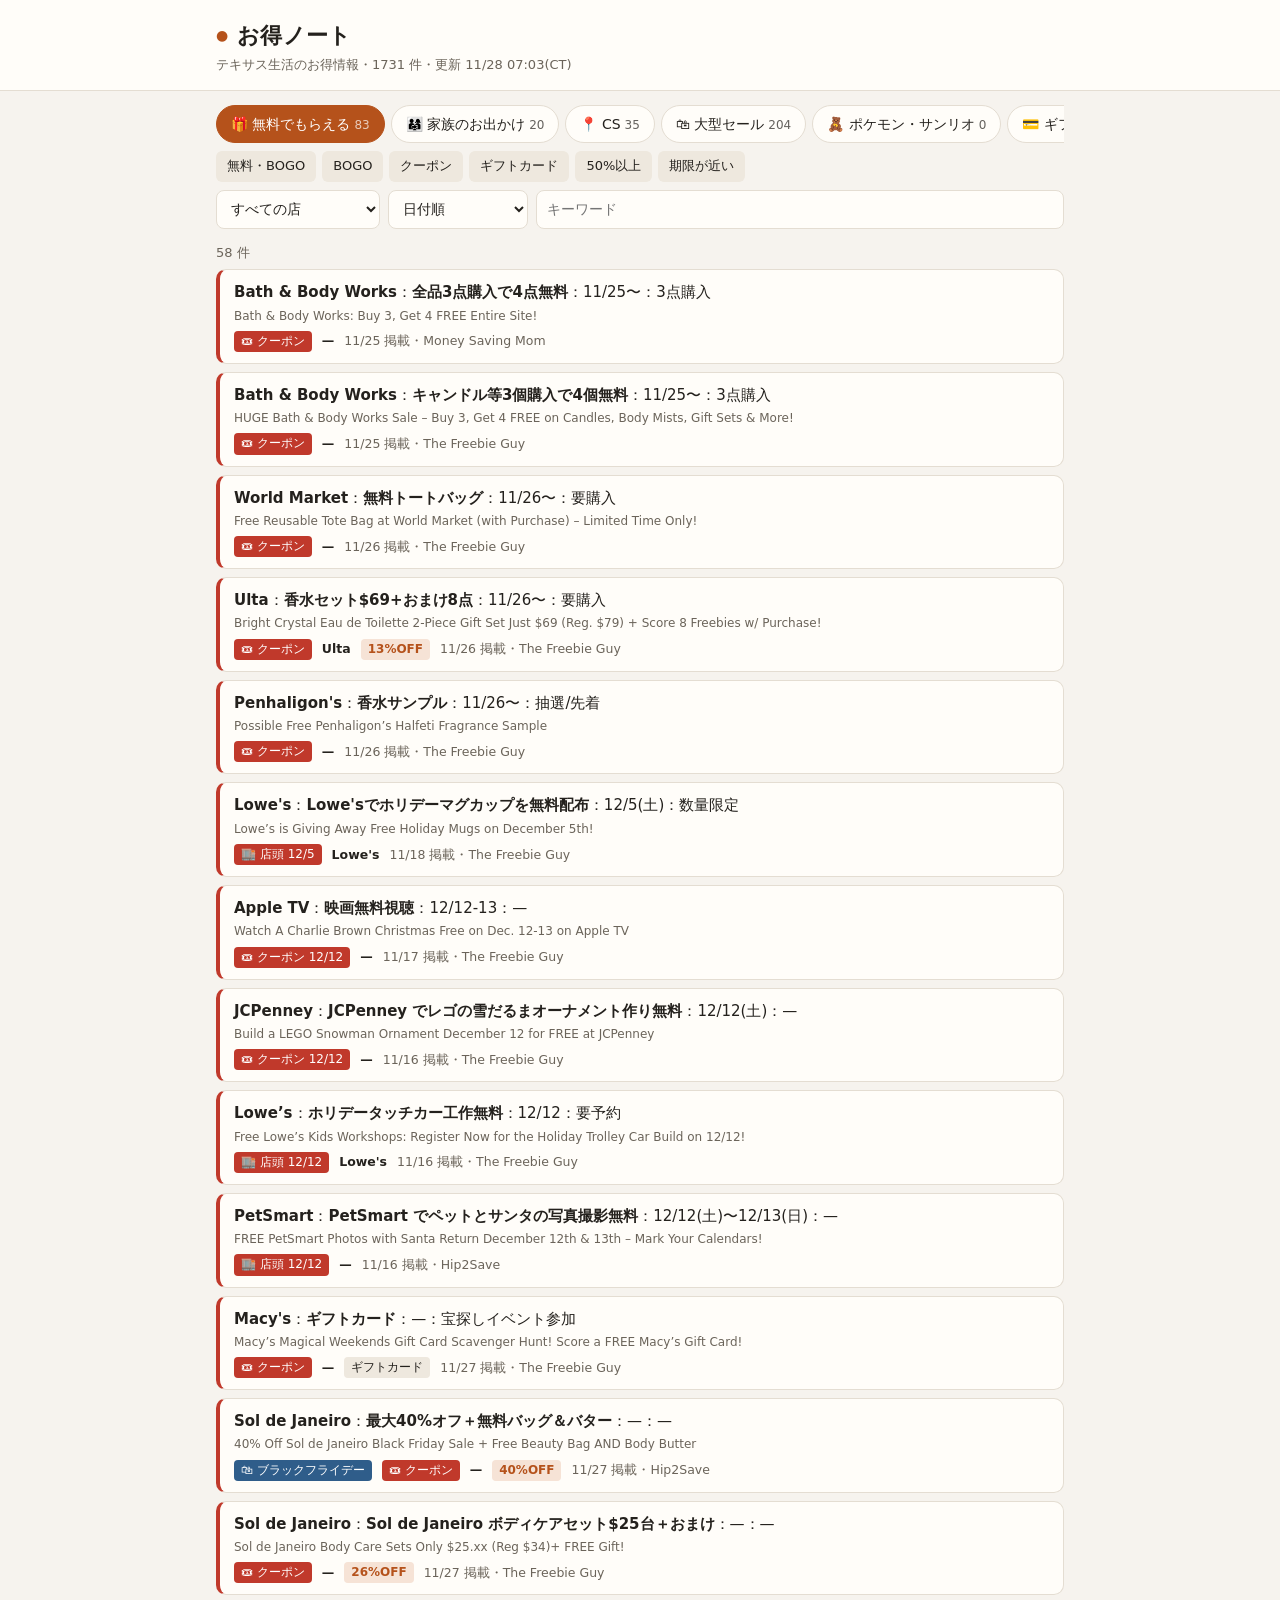
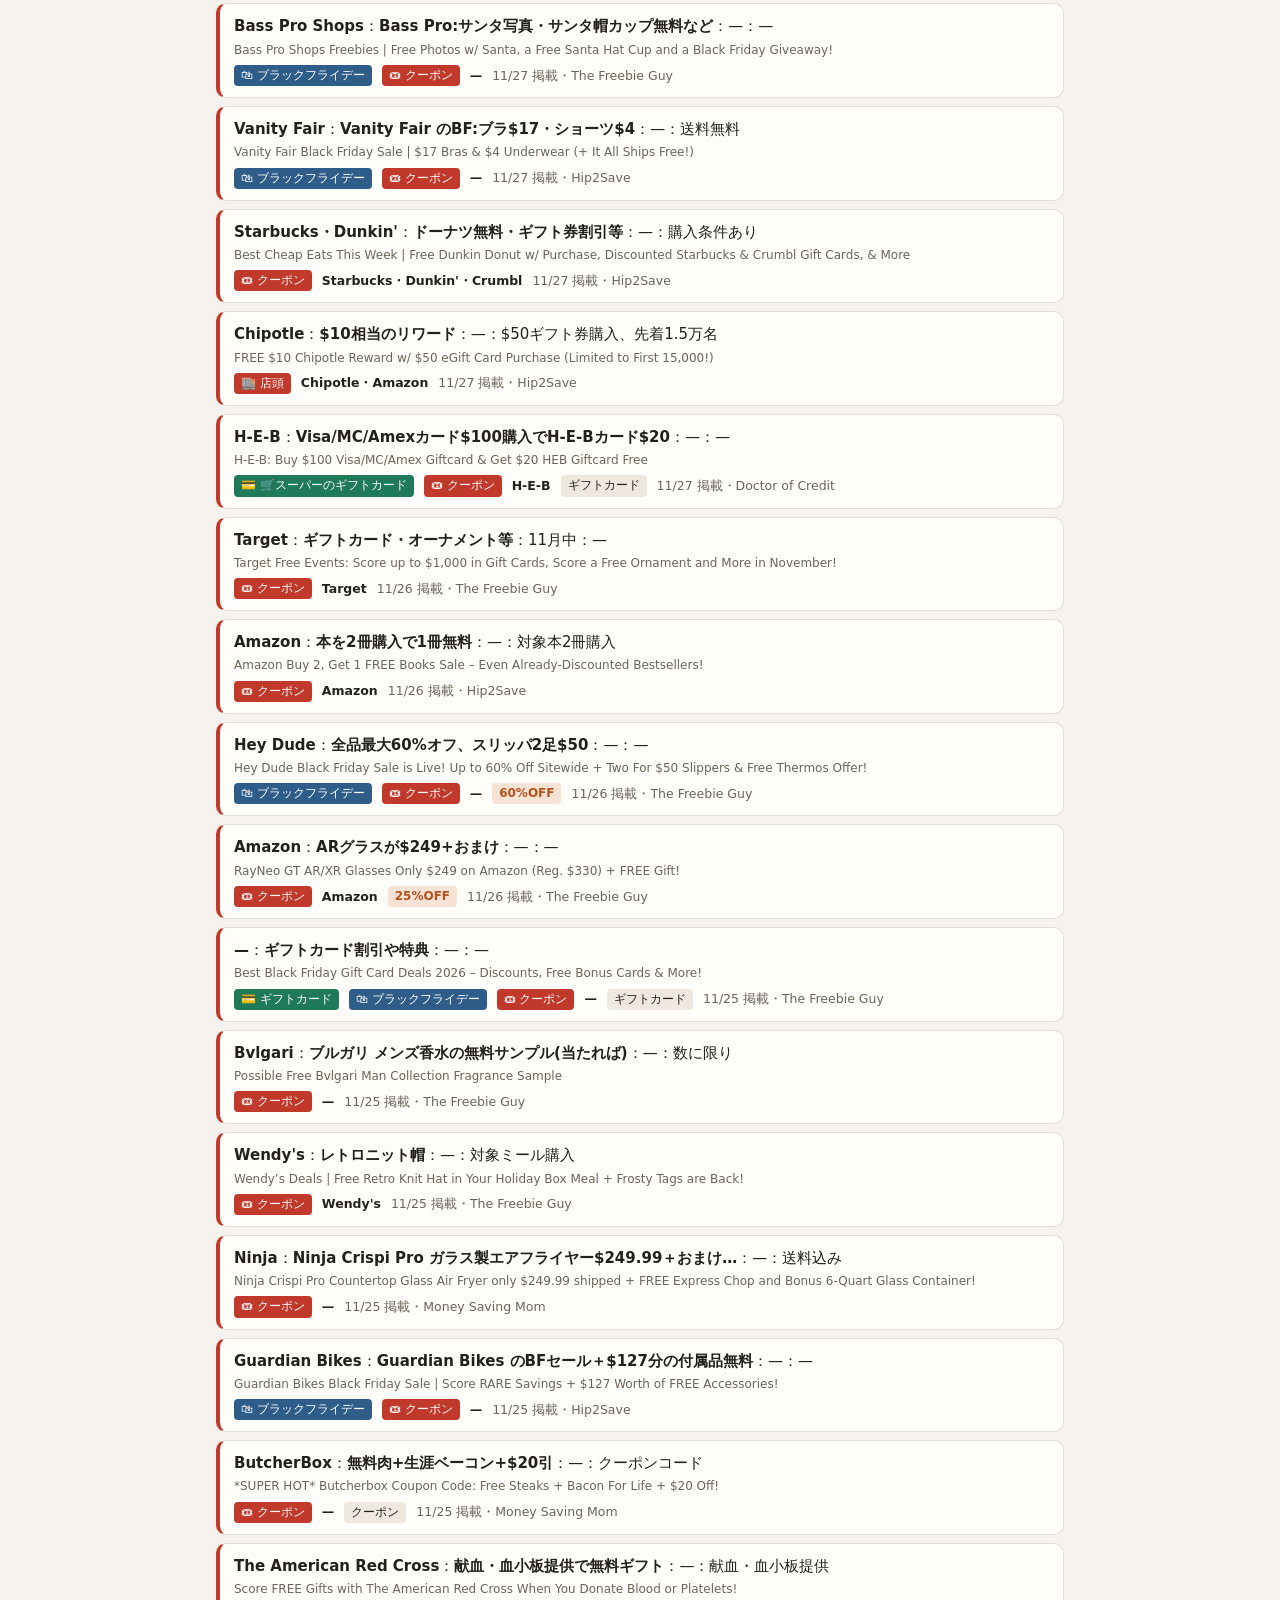
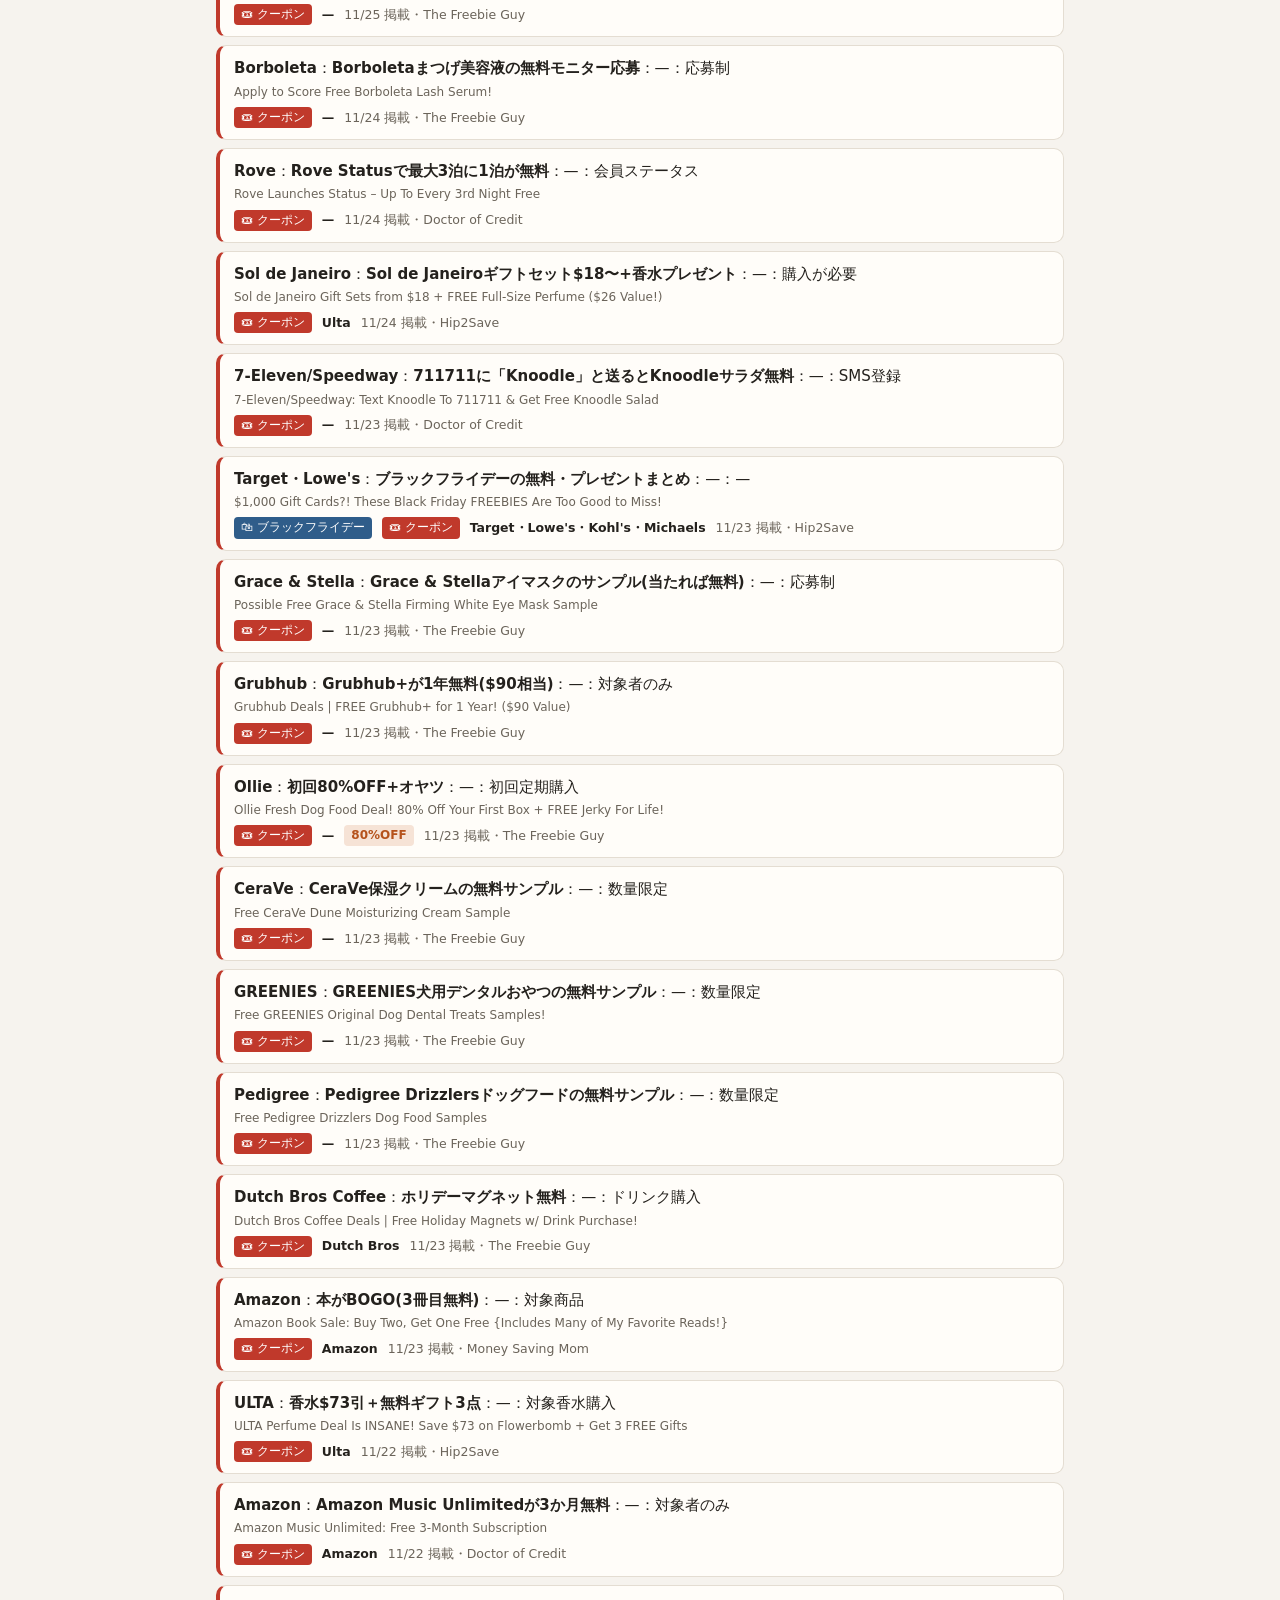
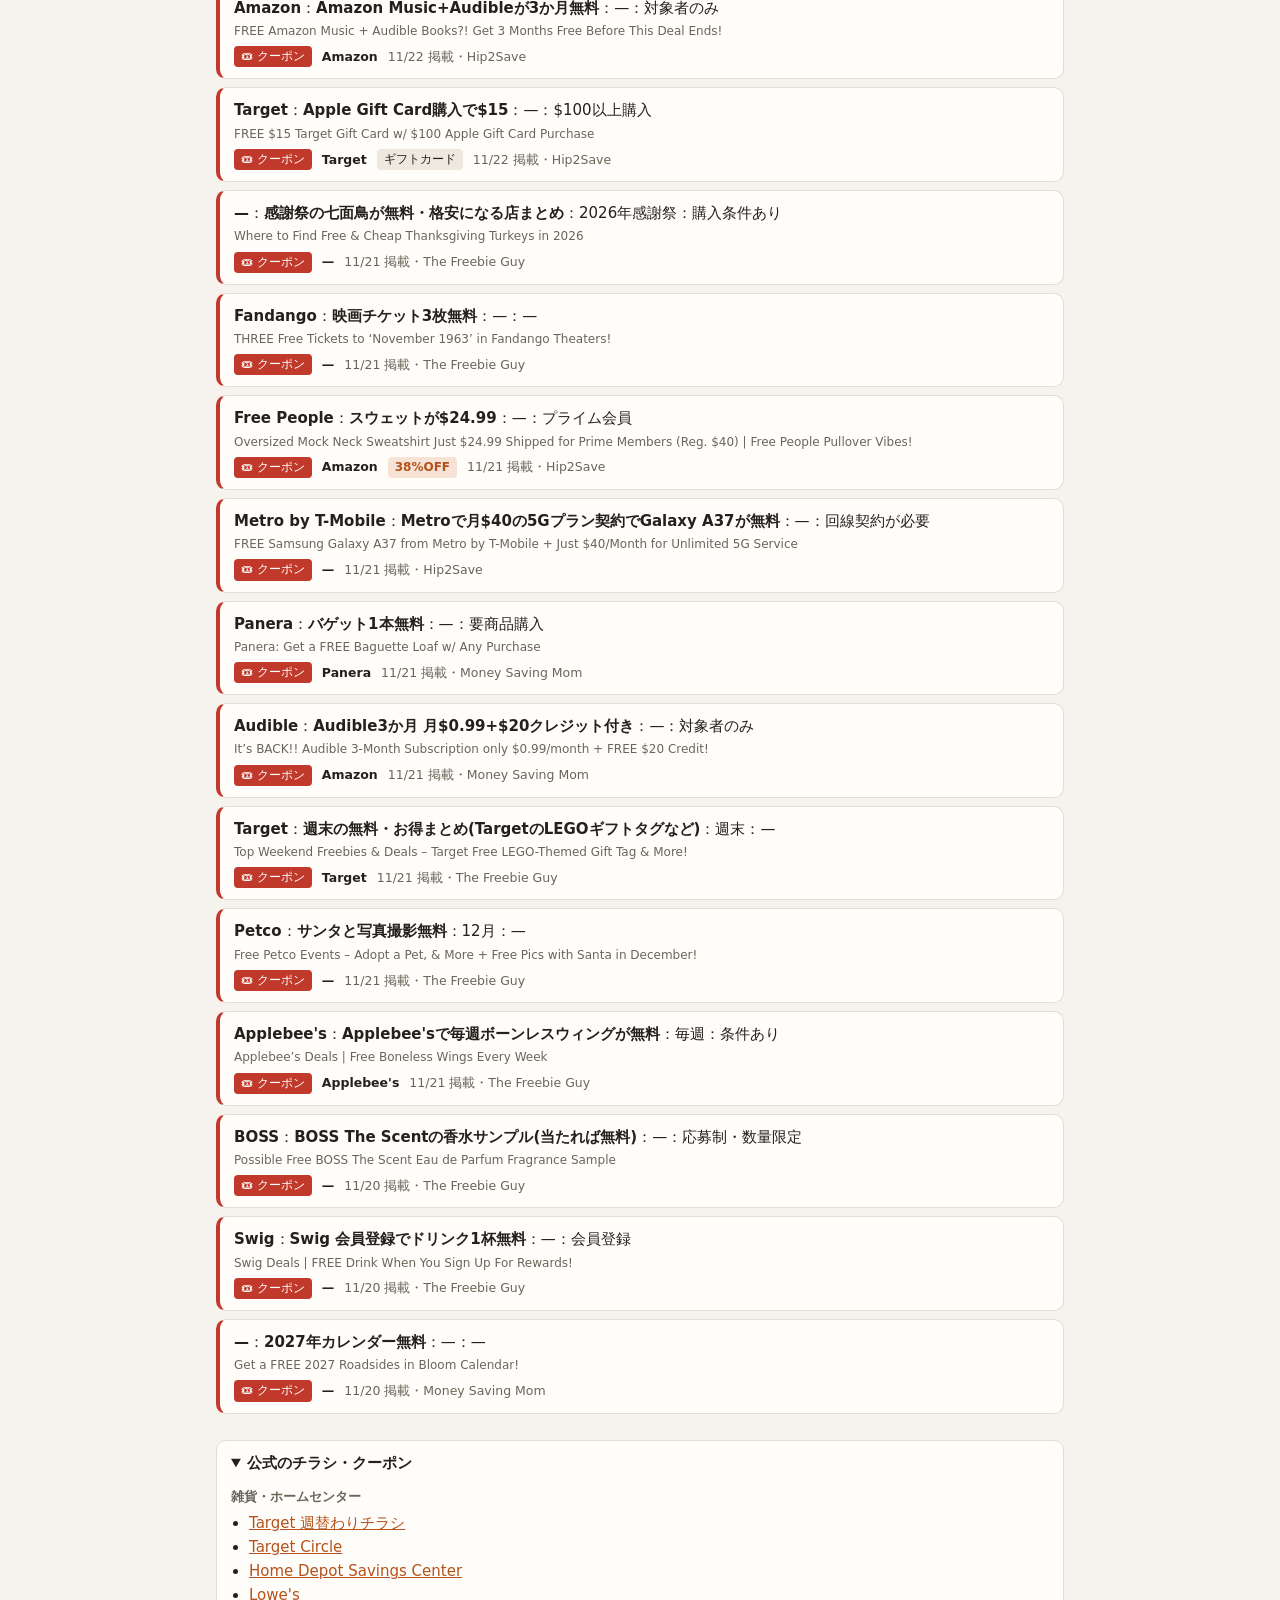
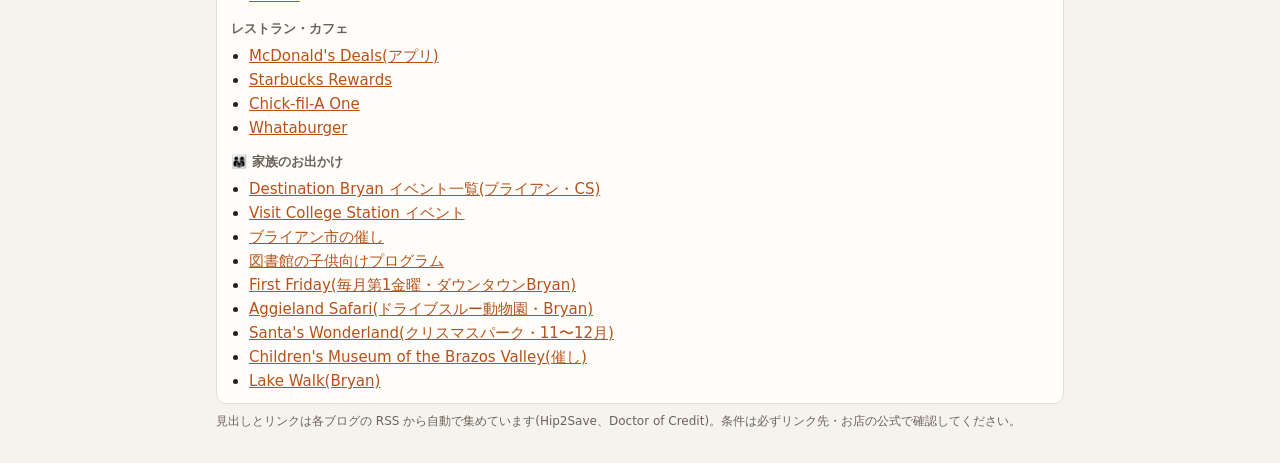
<file: public/index.html>
<!doctype html>
<html lang="ja">
<head>
<meta charset="utf-8">
<meta name="viewport" content="width=device-width, initial-scale=1">
<meta name="robots" content="noindex, nofollow">
<title>お得ノート</title>
<link rel="stylesheet" href="css/site.css">
</head>
<body>
<header class="top">
  <div class="wrap">
    <h1>お得ノート</h1>
    <p class="meta" id="meta">読み込み中…</p>
  </div>
</header>

<main class="wrap">
  <nav class="tabs" id="tabs" aria-label="カテゴリ"></nav>

  <section class="controls">
    <div class="chips" id="types" aria-label="種類"></div>
    <div class="row">
      <select id="store" aria-label="店"><option value="">すべての店</option></select>
      <select id="sort" aria-label="並び順">
        <option value="date">日付順</option>
        <option value="new">新しい順</option>
        <option value="pct">割引率の高い順</option>
        <option value="exp">期限の近い順</option>
      </select>
      <input id="q" type="search" placeholder="キーワード" aria-label="キーワード">
    </div>
  </section>

  <section class="cal" id="cal" hidden></section>
  <p class="count" id="count"></p>
  <ul class="list" id="list"></ul>

  <details class="links" id="links" open>
    <summary>公式のチラシ・クーポン</summary>
    <div id="linkbody"></div>
  </details>
</main>

<footer class="wrap foot">
  見出しとリンクは各ブログの RSS から自動で集めています(Hip2Save、Doctor of Credit)。条件は必ずリンク先・お店の公式で確認してください。
</footer>
<script src="js/app.js"></script>
</body>
</html>
</file>
<file: public/css/site.css>
:root {
  --bg: #f6f3ee; --surface: #fffdf9; --line: #e4ddd2; --text: #24211d; --muted: #6b645a;
  --accent: #b5521b; --accent-weak: #f6e3d6; --hot: #c0392b; --ok: #2e7d4f; --chip: #eee8de;
}
@media (prefers-color-scheme: dark) {
  :root:not([data-theme="light"]) {
    --bg: #171513; --surface: #211e1b; --line: #36312b; --text: #ede7de; --muted: #a59d92;
    --accent: #f0915a; --accent-weak: #3a2a20; --hot: #ff7b6b; --ok: #6fcf97; --chip: #2c2824;
  }
}
:root[data-theme="dark"] {
  --bg: #171513; --surface: #211e1b; --line: #36312b; --text: #ede7de; --muted: #a59d92;
  --accent: #f0915a; --accent-weak: #3a2a20; --hot: #ff7b6b; --ok: #6fcf97; --chip: #2c2824;
}
* { box-sizing: border-box; }
body { margin: 0; background: var(--bg); color: var(--text);
  font: 15px/1.6 system-ui, -apple-system, "Segoe UI", "Hiragino Sans", "Yu Gothic UI", sans-serif; }
.wrap { max-width: 880px; margin: 0 auto; padding: 0 16px; }
.top { border-bottom: 1px solid var(--line); background: var(--surface); }
.top h1 { margin: 0; padding-top: 18px; font-size: 22px; letter-spacing: .02em; }
.top h1::before { content: "●"; color: var(--accent); margin-right: 8px; font-size: 14px; vertical-align: 3px; }
.meta { margin: 2px 0 14px; color: var(--muted); font-size: 13px; }

.tabs { display: flex; gap: 6px; overflow-x: auto; padding: 14px 0 8px; scrollbar-width: none; }
.tabs button { flex: none; border: 1px solid var(--line); background: var(--surface); color: var(--text);
  padding: 7px 14px; border-radius: 999px; font: inherit; font-size: 14px; cursor: pointer; }
.tabs button[aria-pressed="true"] { background: var(--accent); border-color: var(--accent); color: #fff; }
.tabs .n { opacity: .7; margin-left: 4px; font-size: 12px; }

.controls { display: grid; gap: 8px; }
.chips { display: flex; flex-wrap: wrap; gap: 6px; }
.chips button { border: 0; background: var(--chip); color: var(--text); padding: 5px 11px;
  border-radius: 6px; font: inherit; font-size: 13px; cursor: pointer; }
.chips button[aria-pressed="true"] { background: var(--accent-weak); color: var(--accent); font-weight: 600; outline: 1px solid var(--accent); }
.row { display: flex; gap: 8px; flex-wrap: wrap; }
.row select, .row input { font: inherit; font-size: 14px; padding: 7px 10px; border-radius: 8px;
  border: 1px solid var(--line); background: var(--surface); color: var(--text); }
.row input { flex: 1; min-width: 140px; }

.count { color: var(--muted); font-size: 13px; margin: 14px 0 6px; }
.list { list-style: none; margin: 0; padding: 0; display: grid; gap: 8px; }
.card { background: var(--surface); border: 1px solid var(--line); border-radius: 10px; padding: 11px 14px; }
.card.hot { border-left: 4px solid var(--hot); }
.card a { color: var(--text); text-decoration: none; font-weight: 600; }
.card a:hover { color: var(--accent); text-decoration: underline; }
.card .sub { display: flex; flex-wrap: wrap; gap: 6px 10px; align-items: center; margin-top: 5px; font-size: 12.5px; color: var(--muted); }
.store { font-weight: 700; color: var(--text); }
.tag { padding: 1px 7px; border-radius: 4px; background: var(--chip); color: var(--text); font-size: 12px; }
.tag.free { background: var(--hot); color: #fff; }
.tag.pct { background: var(--accent-weak); color: var(--accent); font-weight: 700; }
.tag.exp { background: transparent; outline: 1px solid var(--line); }
.tag.exp.soon { outline-color: var(--hot); color: var(--hot); font-weight: 600; }
.new { color: var(--ok); font-weight: 700; }
.empty { color: var(--muted); padding: 24px 0; text-align: center; }
.divider { list-style: none; margin: 18px 0 2px; padding: 6px 2px; font-weight: 700; color: var(--muted); border-top: 2px solid var(--line); }

.links { margin: 26px 0 8px; background: var(--surface); border: 1px solid var(--line); border-radius: 10px; padding: 10px 14px; }
.links summary { cursor: pointer; font-weight: 700; }
.links h3 { font-size: 13px; color: var(--muted); margin: 12px 0 4px; }
.links ul { margin: 0; padding-left: 18px; }
.links a { color: var(--accent); }
.foot { color: var(--muted); font-size: 12px; padding-bottom: 32px; }
@media (max-width: 480px) { body { font-size: 14px; } .row select { flex: 1; } }
.card .orig { font-size: 12px; color: var(--muted); margin-top: 2px; }
.sumline { font-size: 15px; line-height: 1.55; }
.sumline b { font-weight: 700; }
.sumline a { font-weight: 600; }
.sumline .today { color: var(--hot); font-weight: 700; }
.card.has-thumb { display: grid; grid-template-columns: 88px 1fr; gap: 12px; align-items: start; }
.card .thumb { display: block; width: 88px; aspect-ratio: 306 / 182; border-radius: 6px; overflow: hidden; background: var(--chip); }
.card .thumb img { width: 100%; height: 100%; object-fit: cover; display: block; }
.card .body { min-width: 0; }
@media (min-width: 640px) { .card.has-thumb { grid-template-columns: 120px 1fr; } .card .thumb { width: 120px; } }
.tag.ev { background: #2f5d8a; color: #fff; }
.tag.collab { background: #c2477e; color: #fff; }   /* キャラコラボ(10/27) */
.tag.gift { background: #1f7a5a; color: #fff; }   /* ギフトカードをお得に(11/1) */
.cal { margin: 14px 0 0; background: var(--surface); border: 1px solid var(--line); border-radius: 10px; padding: 10px 14px; }
.cal h2 { font-size: 15px; margin: 0 0 6px; }
.cal ul { margin: 0; padding: 0; list-style: none; display: grid; gap: 6px; }
.cal li { font-size: 14px; }
.cal .note { font-size: 12px; color: var(--muted); }
.cal a { font-size: 12px; color: var(--accent); }
</file>
